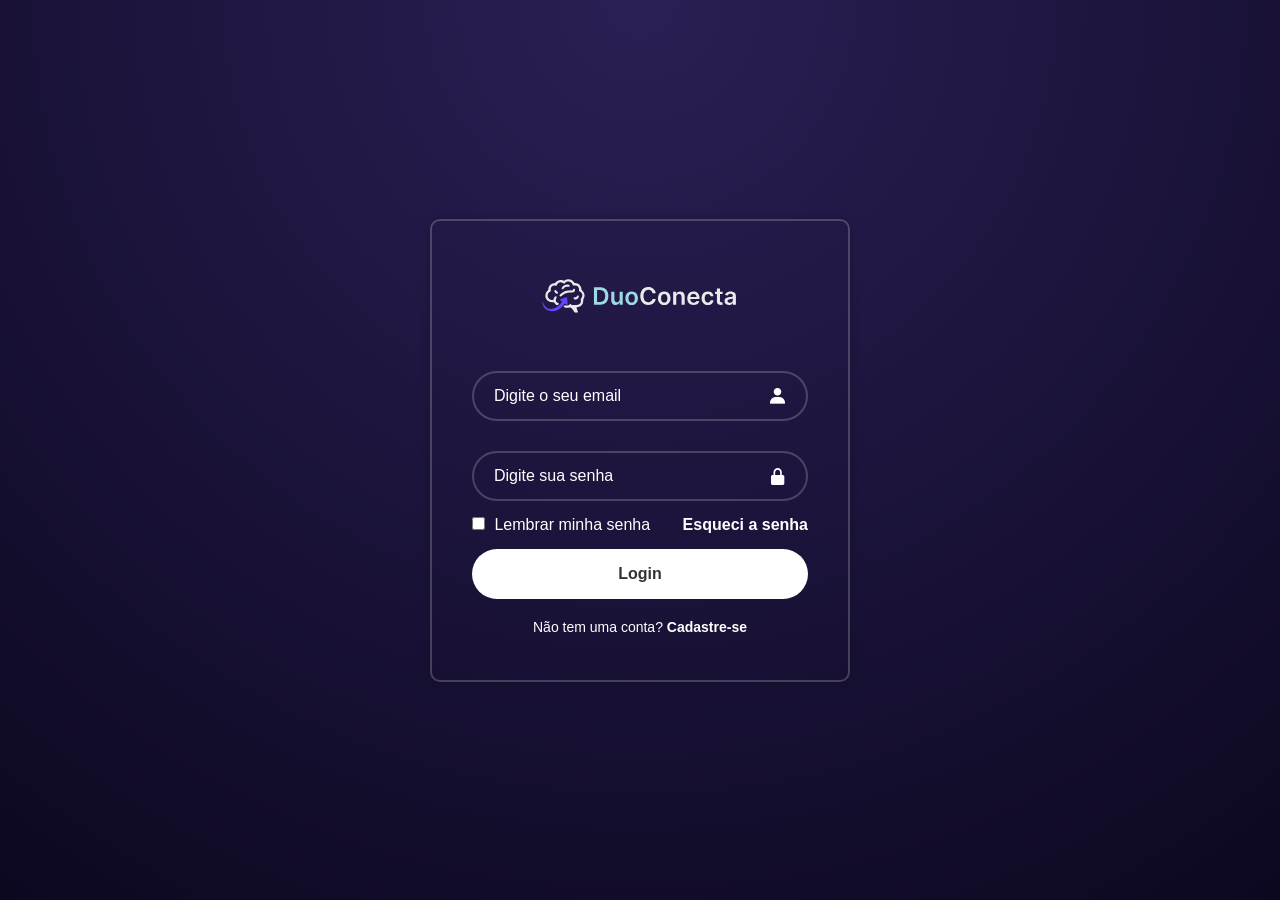
<file: index.html>
<!doctype html>
<html lang="pt-BR">
  <head>
    <meta charset="UTF-8" />
    <meta name="viewport" content="width=device-width, initial-scale=1.0" />
    <title>Página de Login</title>
    <link rel="stylesheet" href="./style.css" />
    <link
      href="https://unpkg.com/boxicons@2.1.4/css/boxicons.min.css"
      rel="stylesheet"
    />
  </head>
  <body>
    <main class="container">
      <form action="home.html" method="get">
        <div class="logo">
          <img
            src="./Duo Conecta (Principal)/imgs/logoCOMnome_00001.svg"
            alt="DuoConecta"
            width="200px"
          />
        </div>
        <div class="input-box">
          <input type="text" placeholder="Digite o seu email" />
          <i class="bx bxs-user"></i>
        </div>

        <div class="input-box">
          <input type="password" placeholder="Digite sua senha" />
          <i class="bx bxs-lock-alt"></i>
        </div>

        <div class="lembrar_senha">
          <label>
            <input type="checkbox" />
            Lembrar minha senha
          </label>
          <a href="">Esqueci a senha</a>
        </div>

        <button type="submit" class="login">Login</button>
        <div class="registrar-link">
          <p>Não tem uma conta? <a href="">Cadastre-se</a></p>
        </div>
      </form>
    </main>
  </body>
</html>
</file>
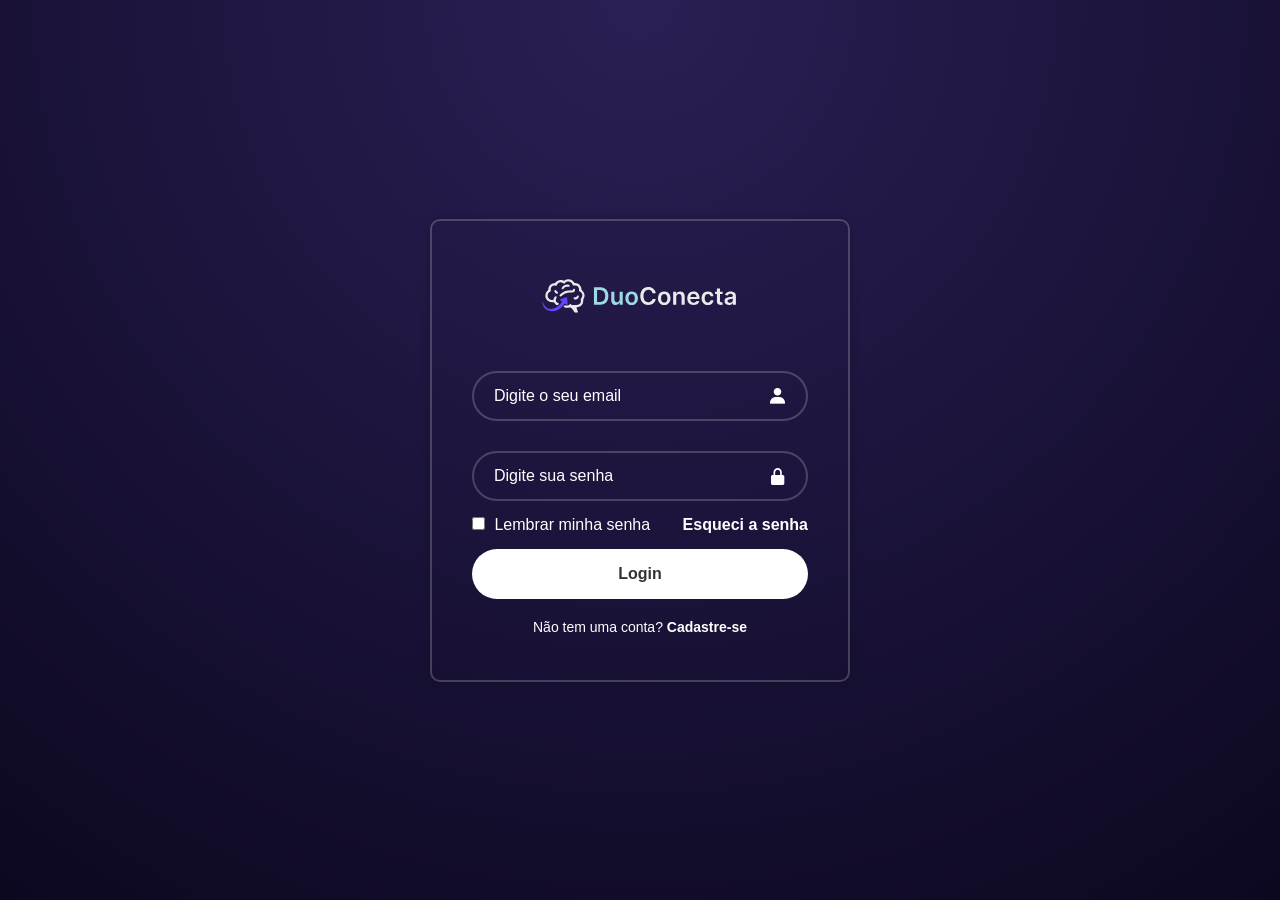
<file: Duo Conecta (Principal)/index.html>
<!doctype html>
<html lang="pt-BR">
  <head>
    <meta charset="UTF-8" />
    <meta name="viewport" content="width=device-width, initial-scale=1.0" />
    <title>Página de Login</title>
    <link rel="stylesheet" href="./style.css" />
    <link
      href="https://unpkg.com/boxicons@2.1.4/css/boxicons.min.css"
      rel="stylesheet"
    />
  </head>
  <body>
    <main class="container">
      <form action="home.html" method="get">
        <div class="logo">
          <img
            src="./imgs/logoCOMnome_00001.svg"
            alt="DuoConecta"
            width="200px"
          />
        </div>
        <div class="input-box">
          <input type="text" placeholder="Digite o seu email" />
          <i class="bx bxs-user"></i>
        </div>

        <div class="input-box">
          <input type="password" placeholder="Digite sua senha" />
          <i class="bx bxs-lock-alt"></i>
        </div>

        <div class="lembrar_senha">
          <label>
            <input type="checkbox" />
            Lembrar minha senha
          </label>
          <a href="">Esqueci a senha</a>
        </div>

        <button type="submit" class="login">Login</button>
        <div class="registrar-link">
          <p>Não tem uma conta? <a href="">Cadastre-se</a></p>
        </div>
      </form>
    </main>
  </body>
</html>
</file>
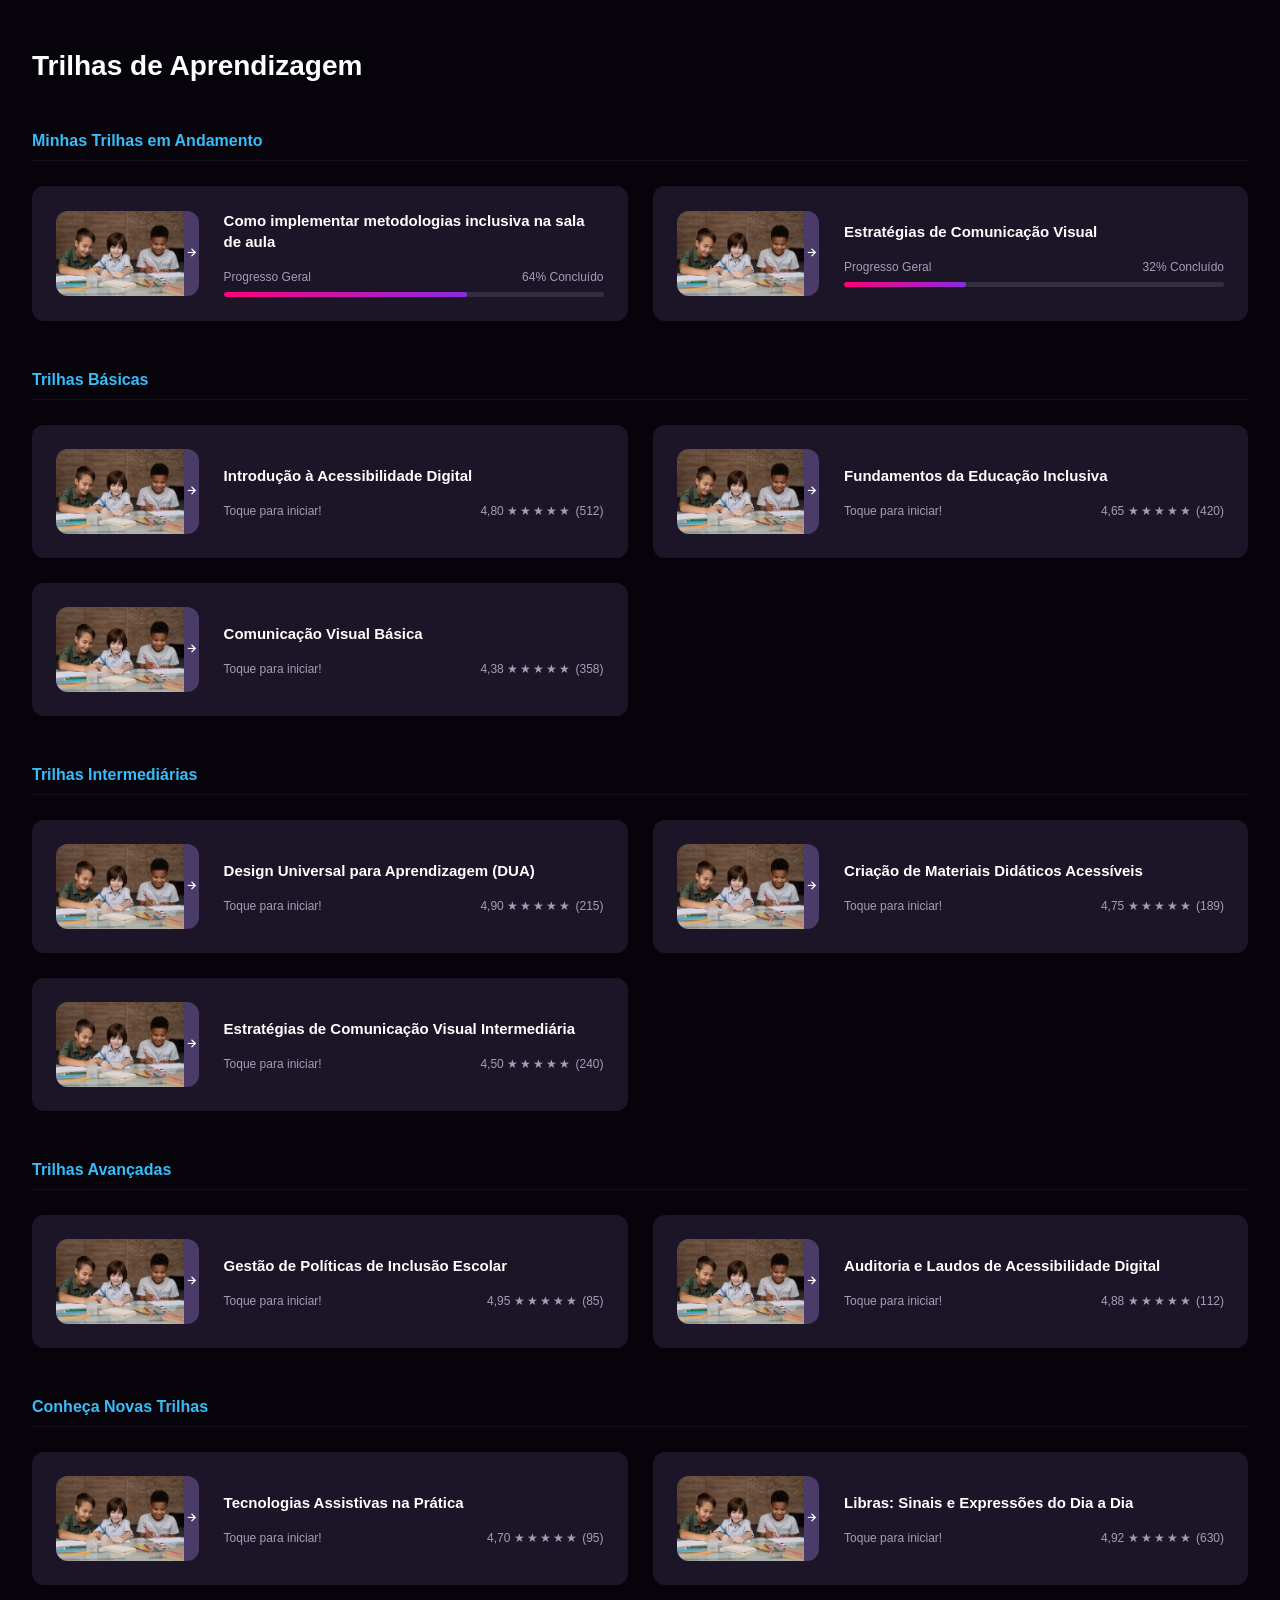
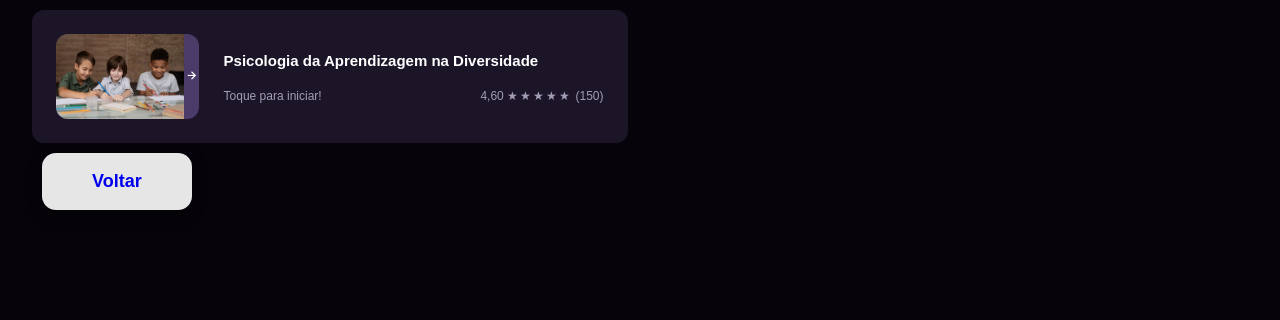
<file: Duo Conecta (Principal)/trilhas.html>
<!doctype html>
<html lang="pt-BR">
  <head>
    <meta charset="UTF-8" />
    <meta name="viewport" content="width=device-width, initial-scale=1.0" />
    <title>Trilhas de Aprendizagem</title>
    <link
      href="https://unpkg.com/boxicons@2.1.4/css/boxicons.min.css"
      rel="stylesheet"
    />
    <style>
      /* Variáveis de Cores */
      :root {
        --bg-main: #06040a;
        --bg-card: #1c1528;
        --bg-card-hover: #261d36;
        --bg-thumb: #4a3b69;
        --text-primary: #ffffff;
        --text-secondary: #a39eb5;
        --title-cyan: #38bdf8;
        --gradient-progress: linear-gradient(90deg, #ff007a, #8a2be2);
        --star-color: #a39eb5;
      }

      * {
        margin: 0;
        padding: 0;
        box-sizing: border-box;
        font-family:
          -apple-system, BlinkMacSystemFont, "Segoe UI", Roboto, Helvetica,
          Arial, sans-serif;
      }

      body {
        background-color: var(--bg-main);
        color: var(--text-primary);
        min-height: 100vh;
      }
      button {
        background: #e6e6e6;
        margin: 10px;
        color: #111;
        border: none;
        padding: 18px 50px;
        border-radius: 14px;
        font-weight: bold;
        font-size: 18px;
        cursor: pointer;
        transition: 0.3s;
        box-shadow: 0 4px 15px rgba(0, 0, 0, 0.3);
      }

      button:hover {
        background: white;
        transform: translateY(-2px);
      }
      a:active {
        color: black;
      }
      /* Container Principal mais largo ("mais pros lados") */
      .main-container {
        max-width: 1600px; /* Largura estendida para monitores grandes */
        width: 95%; /* Ocupa 95% da tela para não encostar totalmente nas bordas */
        margin: 0 auto;
        padding: 50px 0;
      }

      header {
        margin-bottom: 50px;
      }

      header h1 {
        font-size: 28px;
        font-weight: 600;
      }

      section {
        margin-bottom: 50px;
      }

      .section-title {
        color: var(--title-cyan);
        font-size: 16px;
        font-weight: 600;
        margin-bottom: 25px;
        padding-bottom: 10px;
        border-bottom: 1px solid rgba(255, 255, 255, 0.05);
      }

      /* Grid Inteligente e Mais Largo */
      .card-grid {
        display: grid;
        /* Cards agora têm no mínimo 420px, forçando-os a esticar mais horizontalmente */
        grid-template-columns: repeat(auto-fill, minmax(420px, 1fr));
        gap: 25px;
      }

      /* Estilos dos Cards */
      .card {
        background-color: var(--bg-card);
        border-radius: 12px;
        padding: 24px; /* Mais preenchimento interno */
        display: flex;
        align-items: center;
        cursor: pointer;
        transition:
          background 0.2s ease,
          transform 0.2s ease;
      }

      .card:hover {
        background-color: var(--bg-card-hover);
        transform: translateY(-3px);
      }

      /* Miniatura Roxa */
      .card-thumb {
        min-width: 85px;
        height: 85px;
        border-radius: 12px;
        overflow: hidden;
        margin-right: 25px;
      }

      .card-thumb img {
        width: 100%;
        height: 100%;
        object-fit: cover;
        display: block;
      }
      .card-thumb {
        min-width: 85px;
        height: 85px;
        background-color: var(--bg-thumb);
        border-radius: 12px;
        display: flex;
        align-items: center;
        justify-content: center;
        color: var(--text-primary);
        font-weight: 600;
        font-size: 15px;
        margin-right: 25px;
      }

      .card-info {
        flex: 1;
      }

      .card-title {
        color: var(--text-primary);
        font-size: 15px;
        font-weight: 600;
        line-height: 1.4;
        margin-bottom: 18px;
      }

      /* Progresso */
      .progress-header {
        display: flex;
        justify-content: space-between;
        font-size: 12px;
        color: var(--text-secondary);
        margin-bottom: 8px;
      }

      .progress-bar-bg {
        width: 100%;
        height: 5px;
        background-color: rgba(255, 255, 255, 0.1);
        border-radius: 3px;
        overflow: hidden;
      }

      .progress-bar-fill {
        height: 100%;
        background: var(--gradient-progress);
        border-radius: 3px;
      }

      /* Avaliação (Rating) */
      .rating-info {
        display: flex;
        justify-content: space-between;
        align-items: center;
        font-size: 12px;
        color: var(--text-secondary);
      }

      .stars {
        color: var(--star-color);
        letter-spacing: 2px;
      }

      /* Responsividade para não quebrar em telas pequenas */
      @media (max-width: 768px) {
        .card-grid {
          grid-template-columns: 1fr;
        }
        .main-container {
          width: 90%;
        }
      }
      .seta {
        color: rgb(255, 255, 255);
      }
    </style>
  </head>
  <body>
    <main class="main-container">
      <header>
        <h1>Trilhas de Aprendizagem</h1>
      </header>

      <section>
        <h2 class="section-title">Minhas Trilhas em Andamento</h2>
        <div class="card-grid">
          <div class="card">
            <div class="card-thumb">
              <img
                src="./imgs/criancas-de-tiro-medio-desenhando-juntas_23-2149199889.png"
                alt="Crianças desenhando"
              />
              <a href="./plataforma.html">
                <i class="bx bx-right-arrow-alt seta"></i>
              </a>
            </div>
            <div class="card-info">
              <h3 class="card-title">
                Como implementar metodologias inclusiva na sala de aula
              </h3>
              <div class="progress-header">
                <span>Progresso Geral</span>
                <span>64% Concluído</span>
              </div>
              <div class="progress-bar-bg">
                <div class="progress-bar-fill" style="width: 64%"></div>
              </div>
            </div>
          </div>

          <div class="card">
            <div class="card-thumb">
              <img
                src="./imgs/criancas-de-tiro-medio-desenhando-juntas_23-2149199889.png"
                alt="Crianças desenhando"
              />
              <a href="./plataforma.html">
                <i class="bx bx-right-arrow-alt seta"></i>
              </a>
            </div>
            <div class="card-info">
              <h3 class="card-title">Estratégias de Comunicação Visual</h3>
              <div class="progress-header">
                <span>Progresso Geral</span>
                <span>32% Concluído</span>
              </div>
              <div class="progress-bar-bg">
                <div class="progress-bar-fill" style="width: 32%"></div>
              </div>
            </div>
          </div>
        </div>
      </section>

      <section>
        <h2 class="section-title">Trilhas Básicas</h2>
        <div class="card-grid">
          <div class="card">
            <div class="card-thumb">
              <img
                src="./imgs/criancas-de-tiro-medio-desenhando-juntas_23-2149199889.png"
                alt="Crianças desenhando"
              />
              <a href="./plataforma.html">
                <i class="bx bx-right-arrow-alt seta"></i>
              </a>
            </div>
            <div class="card-info">
              <h3 class="card-title">Introdução à Acessibilidade Digital</h3>
              <div class="rating-info">
                <span>Toque para iniciar!</span>
                <span>4,80 <span class="stars">★★★★★</span> (512)</span>
              </div>
            </div>
          </div>

          <div class="card">
            <div class="card-thumb">
              <img
                src="./imgs/criancas-de-tiro-medio-desenhando-juntas_23-2149199889.png"
                alt="Crianças desenhando"
              />
              <a href="./plataforma.html">
                <i class="bx bx-right-arrow-alt seta"></i>
              </a>
            </div>
            <div class="card-info">
              <h3 class="card-title">Fundamentos da Educação Inclusiva</h3>
              <div class="rating-info">
                <span>Toque para iniciar!</span>
                <span>4,65 <span class="stars">★★★★★</span> (420)</span>
              </div>
            </div>
          </div>

          <div class="card">
            <div class="card-thumb">
              <img
                src="./imgs/criancas-de-tiro-medio-desenhando-juntas_23-2149199889.png"
                alt="Crianças desenhando"
              />
              <a href="./plataforma.html">
                <i class="bx bx-right-arrow-alt seta"></i>
              </a>
            </div>
            <div class="card-info">
              <h3 class="card-title">Comunicação Visual Básica</h3>
              <div class="rating-info">
                <span>Toque para iniciar!</span>
                <span>4,38 <span class="stars">★★★★★</span> (358)</span>
              </div>
            </div>
          </div>
        </div>
      </section>

      <section>
        <h2 class="section-title">Trilhas Intermediárias</h2>
        <div class="card-grid">
          <div class="card">
            <div class="card-thumb">
              <img
                src="./imgs/criancas-de-tiro-medio-desenhando-juntas_23-2149199889.png"
                alt="Crianças desenhando"
              />
              <a href="./plataforma.html">
                <i class="bx bx-right-arrow-alt seta"></i>
              </a>
            </div>
            <div class="card-info">
              <h3 class="card-title">
                Design Universal para Aprendizagem (DUA)
              </h3>
              <div class="rating-info">
                <span>Toque para iniciar!</span>
                <span>4,90 <span class="stars">★★★★★</span> (215)</span>
              </div>
            </div>
          </div>

          <div class="card">
            <div class="card-thumb">
              <img
                src="./imgs/criancas-de-tiro-medio-desenhando-juntas_23-2149199889.png"
                alt="Crianças desenhando"
              />
              <a href="./plataforma.html">
                <i class="bx bx-right-arrow-alt seta"></i>
              </a>
            </div>
            <div class="card-info">
              <h3 class="card-title">
                Criação de Materiais Didáticos Acessíveis
              </h3>
              <div class="rating-info">
                <span>Toque para iniciar!</span>
                <span>4,75 <span class="stars">★★★★★</span> (189)</span>
              </div>
            </div>
          </div>

          <div class="card">
            <div class="card-thumb">
              <img
                src="./imgs/criancas-de-tiro-medio-desenhando-juntas_23-2149199889.png"
                alt="Crianças desenhando"
              />
              <a href="./plataforma.html">
                <i class="bx bx-right-arrow-alt seta"></i>
              </a>
            </div>
            <div class="card-info">
              <h3 class="card-title">
                Estratégias de Comunicação Visual Intermediária
              </h3>
              <div class="rating-info">
                <span>Toque para iniciar!</span>
                <span>4,50 <span class="stars">★★★★★</span> (240)</span>
              </div>
            </div>
          </div>
        </div>
      </section>

      <section>
        <h2 class="section-title">Trilhas Avançadas</h2>
        <div class="card-grid">
          <div class="card">
            <div class="card-thumb">
              <img
                src="./imgs/criancas-de-tiro-medio-desenhando-juntas_23-2149199889.png"
                alt="Crianças desenhando"
              />
              <a href="./plataforma.html">
                <i class="bx bx-right-arrow-alt seta"></i>
              </a>
            </div>
            <div class="card-info">
              <h3 class="card-title">
                Gestão de Políticas de Inclusão Escolar
              </h3>
              <div class="rating-info">
                <span>Toque para iniciar!</span>
                <span>4,95 <span class="stars">★★★★★</span> (85)</span>
              </div>
            </div>
          </div>

          <div class="card">
            <div class="card-thumb">
              <img
                src="./imgs/criancas-de-tiro-medio-desenhando-juntas_23-2149199889.png"
                alt="Crianças desenhando"
              />
              <a href="./plataforma.html">
                <i class="bx bx-right-arrow-alt seta"></i>
              </a>
            </div>
            <div class="card-info">
              <h3 class="card-title">
                Auditoria e Laudos de Acessibilidade Digital
              </h3>
              <div class="rating-info">
                <span>Toque para iniciar!</span>
                <span>4,88 <span class="stars">★★★★★</span> (112)</span>
              </div>
            </div>
          </div>
        </div>
      </section>

      <section>
        <h2 class="section-title">Conheça Novas Trilhas</h2>
        <div class="card-grid">
          <div class="card">
            <div class="card-thumb">
              <img
                src="./imgs/criancas-de-tiro-medio-desenhando-juntas_23-2149199889.png"
                alt="Crianças desenhando"
              />
              <a href="./plataforma.html">
                <i class="bx bx-right-arrow-alt seta"></i>
              </a>
            </div>
            <div class="card-info">
              <h3 class="card-title">Tecnologias Assistivas na Prática</h3>
              <div class="rating-info">
                <span>Toque para iniciar!</span>
                <span>4,70 <span class="stars">★★★★★</span> (95)</span>
              </div>
            </div>
          </div>

          <div class="card">
            <div class="card-thumb">
              <img
                src="./imgs/criancas-de-tiro-medio-desenhando-juntas_23-2149199889.png"
                alt="Crianças desenhando"
              />
              <a href="./plataforma.html">
                <i class="bx bx-right-arrow-alt seta"></i>
              </a>
            </div>
            <div class="card-info">
              <h3 class="card-title">
                Libras: Sinais e Expressões do Dia a Dia
              </h3>
              <div class="rating-info">
                <span>Toque para iniciar!</span>
                <span>4,92 <span class="stars">★★★★★</span> (630)</span>
              </div>
            </div>
          </div>

          <div class="card">
            <div class="card-thumb">
              <img
                src="./imgs/criancas-de-tiro-medio-desenhando-juntas_23-2149199889.png"
                alt="Crianças desenhando"
              />
              <a href="./plataforma.html">
                <i class="bx bx-right-arrow-alt seta"></i>
              </a>
            </div>
            <div class="card-info">
              <h3 class="card-title">
                Psicologia da Aprendizagem na Diversidade
              </h3>
              <div class="rating-info">
                <span>Toque para iniciar!</span>
                <span>4,60 <span class="stars">★★★★★</span> (150)</span>
              </div>
            </div>
          </div>
        </div>
        <button>
          <a href="./home.html" style="text-decoration: none">Voltar</a>
        </button>
      </section>
    </main>
  </body>
</html>
</file>
<file: style.css>
* {
  margin: 0;
  padding: 0;
  box-sizing: border-box;
  font-family:
    -apple-system, BlinkMacSystemFont, "Segoe UI", Roboto, Helvetica, Arial,
    sans-serif;
}
body {
  display: flex;
  padding: 15px;
  justify-content: center;
  align-items: center;
  min-height: 100vh;
  background: radial-gradient(circle at top, #2b1f55, #0c0820);
}
.container {
  width: 90%;
  max-width: 420px;
  background-color: transparent;
  border: 2px solid rgba(255, 255, 255, 0.2);
  border-radius: 10px;
  color: #fff;
  padding: 30px 40px;
  box-shadow: 0 0 10px rgb(0, 0, 0, 0.2);
}
.logo img {
  display: flex;
  margin: 0px auto;
  justify-content: center;
  align-items: center;
  width: 200px;
  height: 90px;
}
.input-box {
  position: relative;
  width: 100%;
  height: 50px;
  margin: 30px 0px;
}
.input-box input {
  width: 100%;
  height: 100%;
  background-color: transparent;
  border: 2px solid rgba(255, 255, 255, 0.2);
  border-radius: 40px;
  outline: none;
  font-size: 16px;
  color: #fff;
  padding: 20px 45px 20px 20px;
}
.input-box input::placeholder {
  color: #fff;
}
.input-box i {
  position: absolute;
  right: 20px;
  top: 50%;
  transform: translateY(-50%);
  font-size: 20px;
}
.lembrar_senha {
  display: flex;
  justify-content: space-between;
  margin: -15px 0 15px;
}
.lembrar_senha label input {
  accent-color: #fff;
  margin-right: 5px;
}
.lembrar_senha a {
  text-decoration: none;
  font-weight: bold;
  color: #fff;
}
.lembrar_senha a:hover {
  text-decoration: underline;
}
.login {
  width: 100%;
  height: 50px;
  background-color: #fff;
  border: none;
  border-radius: 40px;
  cursor: pointer;
  font-size: 16px;
  color: #333;
  font-weight: 600;
}
.login:hover {
  background-color: transparent;
  border: 2px solid rgba(255, 255, 255, 0.2);
  color: #fff;
  transition: 0.5s;
}
.registrar-link {
  font-size: 14px;
  text-align: center;
  margin: 20px 0 15px;
  text-decoration: none;
}
.registrar-link a {
  text-decoration: none;
  color: #fff;
  font-weight: 600;
}
.registrar-link a:hover {
  text-decoration: underline;
}
</file>
<file: Duo Conecta (Principal)/style.css>
* {
  margin: 0;
  padding: 0;
  box-sizing: border-box;
  font-family:
    -apple-system, BlinkMacSystemFont, "Segoe UI", Roboto, Helvetica, Arial,
    sans-serif;
}
body {
  display: flex;
  padding: 15px;
  justify-content: center;
  align-items: center;
  min-height: 100vh;
  background: radial-gradient(circle at top, #2b1f55, #0c0820);
}
.container {
  width: 90%;
  max-width: 420px;
  background-color: transparent;
  border: 2px solid rgba(255, 255, 255, 0.2);
  border-radius: 10px;
  color: #fff;
  padding: 30px 40px;
  box-shadow: 0 0 10px rgb(0, 0, 0, 0.2);
}
.logo img {
  display: flex;
  margin: 0px auto;
  justify-content: center;
  align-items: center;
  width: 200px;
  height: 90px;
}
.input-box {
  position: relative;
  width: 100%;
  height: 50px;
  margin: 30px 0px;
}
.input-box input {
  width: 100%;
  height: 100%;
  background-color: transparent;
  border: 2px solid rgba(255, 255, 255, 0.2);
  border-radius: 40px;
  outline: none;
  font-size: 16px;
  color: #fff;
  padding: 20px 45px 20px 20px;
}
.input-box input::placeholder {
  color: #fff;
}
.input-box i {
  position: absolute;
  right: 20px;
  top: 50%;
  transform: translateY(-50%);
  font-size: 20px;
}
.lembrar_senha {
  display: flex;
  justify-content: space-between;
  margin: -15px 0 15px;
}
.lembrar_senha label input {
  accent-color: #fff;
  margin-right: 5px;
}
.lembrar_senha a {
  text-decoration: none;
  font-weight: bold;
  color: #fff;
}
.lembrar_senha a:hover {
  text-decoration: underline;
}
.login {
  width: 100%;
  height: 50px;
  background-color: #fff;
  border: none;
  border-radius: 40px;
  cursor: pointer;
  font-size: 16px;
  color: #333;
  font-weight: 600;
}
.login:hover {
  background-color: transparent;
  border: 2px solid rgba(255, 255, 255, 0.2);
  color: #fff;
  transition: 0.5s;
}
.registrar-link {
  font-size: 14px;
  text-align: center;
  margin: 20px 0 15px;
  text-decoration: none;
}
.registrar-link a {
  text-decoration: none;
  color: #fff;
  font-weight: 600;
}
.registrar-link a:hover {
  text-decoration: underline;
}
</file>
